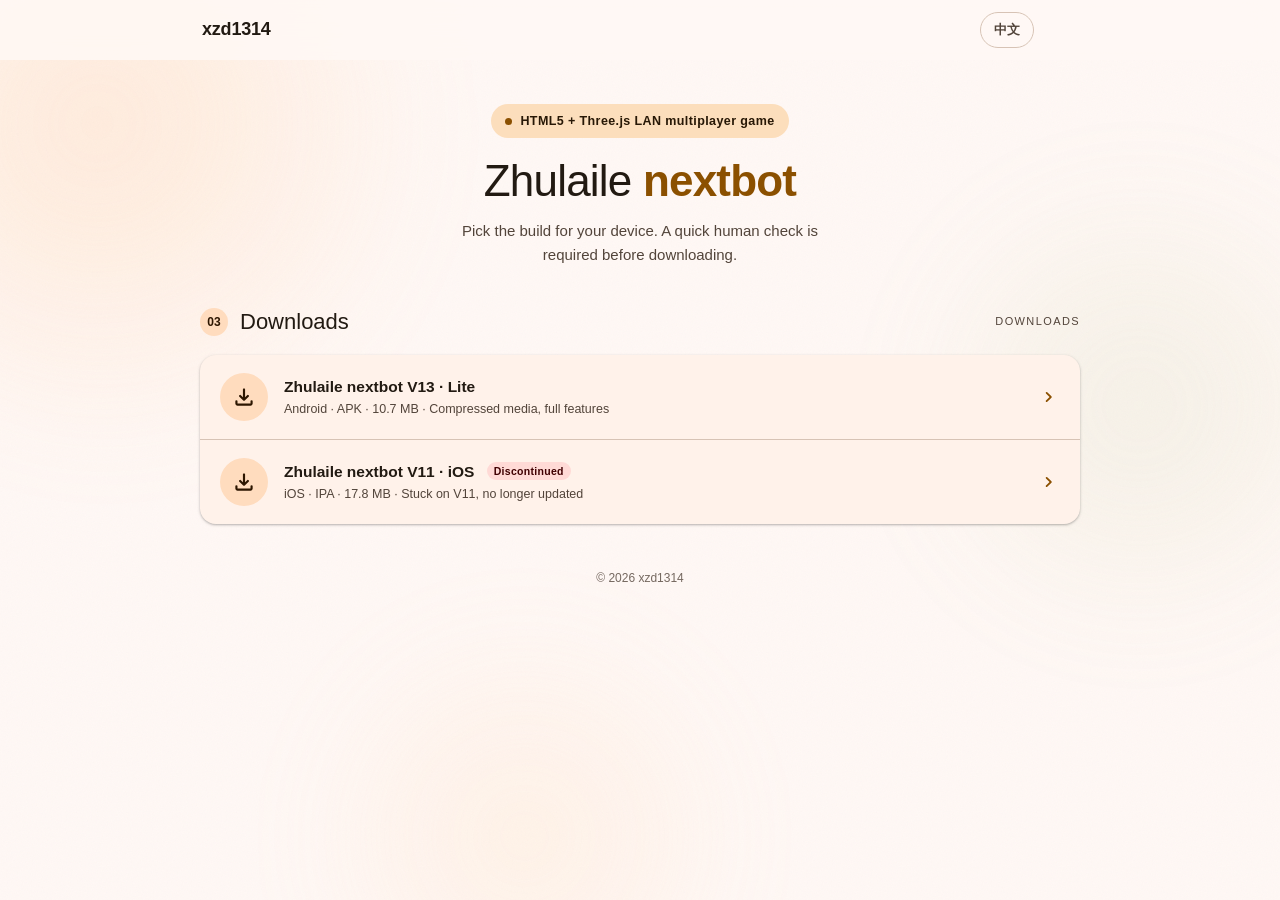
<file: zhulai/index.html>
<!DOCTYPE html>
<html lang="zh-CN" data-theme="light" data-lang="zh">
<head>
<meta charset="UTF-8">
<meta name="viewport" content="width=device-width, initial-scale=1, viewport-fit=cover">
<meta name="theme-color" content="#FFF8F5">
<meta http-equiv="Cache-Control" content="no-cache, no-store, must-revalidate">
<title>猪来了 nextbot · 下载</title>
<meta name="description" content="猪来了 nextbot 安卓 / iOS 客户端下载页，下载前需完成人机验证。">
<link rel="canonical" href="https://xzd1314.top/zhulai">
<link rel="icon" href="/favicon.ico" sizes="32x32">
<link rel="icon" href="/favicon.svg" type="image/svg+xml">
<link rel="apple-touch-icon" href="/apple-touch-icon.png">
<style>
/* ============ M3 tokens ============ */
:root{
  --primary:#8B5000;            --on-primary:#FFFFFF;
  --primary-container:#FFDCBE;  --on-primary-container:#2D1600;
  --secondary:#6F5B40;          --on-secondary:#FFFFFF;
  --secondary-container:#FCDEBC;--on-secondary-container:#281806;
  --tertiary:#58633C;           --on-tertiary:#FFFFFF;
  --tertiary-container:#DCE8B4; --on-tertiary-container:#161E01;
  --error:#BA1A1A;              --error-container:#FFDAD6; --on-error-container:#410002;
  --surface:#FFF8F5;            --on-surface:#221A12;
  --surface-variant:#F3DFD1;    --on-surface-variant:#52443A;
  --surface-container-lowest:#FFFFFF;
  --surface-container-low:#FFF2EA;
  --surface-container:#F9E9DE;
  --surface-container-high:#F3E3D8;
  --surface-container-highest:#EDDDD2;
  --outline:#857469;            --outline-variant:#D7C3B5;
  --inverse-surface:#382E27;     --inverse-on-surface:#FCEDE2;
  --shadow:0,0,0;
  --appbar-bg:rgba(255,248,245,.86);
  --state-hover:rgba(34,26,18,.06);
  --state-press:rgba(34,26,18,.12);
  --glass:rgba(255,255,255,.34);
  --glass-border:rgba(255,255,255,.85);
  --glass-shadow:0 10px 40px rgba(80,50,20,.26);
  --font:"Roboto","Noto Sans SC",-apple-system,BlinkMacSystemFont,"Segoe UI","PingFang SC","Microsoft YaHei",sans-serif;
  --r-xs:8px; --r-sm:12px; --r-md:16px; --r-lg:28px; --r-full:999px;
  --ease:cubic-bezier(.2,0,0,1);
}
[data-theme="dark"]{
  --primary:#FFB86B;            --on-primary:#4A2800;
  --primary-container:#6A3C00;  --on-primary-container:#FFDCBE;
  --secondary:#DFC3A4;          --on-secondary:#3E2D16;
  --secondary-container:#57442B;--on-secondary-container:#FCDEBC;
  --tertiary:#C0CC9A;           --on-tertiary:#2A340F;
  --tertiary-container:#414B27; --on-tertiary-container:#DCE8B4;
  --error:#FFB4AB;              --error-container:#93000A; --on-error-container:#FFDAD6;
  --surface:#191210;            --on-surface:#EFE0D6;
  --surface-variant:#52443A;    --on-surface-variant:#D7C3B5;
  --surface-container-lowest:#120D0B;
  --surface-container-low:#221A16;
  --surface-container:#261E1A;
  --surface-container-high:#312823;
  --surface-container-highest:#3C332D;
  --outline:#A08D80;            --outline-variant:#52443A;
  --inverse-surface:#EFE0D6;    --inverse-on-surface:#382E27;
  --shadow:0,0,0;
  --appbar-bg:rgba(25,18,16,.86);
  --state-hover:rgba(239,224,214,.08);
  --state-press:rgba(239,224,214,.14);
  --glass:rgba(34,27,23,.42);
  --glass-border:rgba(255,255,255,.22);
  --glass-shadow:0 10px 40px rgba(0,0,0,.6);
}
*{box-sizing:border-box;margin:0;padding:0}
html{scroll-behavior:smooth;-webkit-text-size-adjust:100%}
body{
  font-family:var(--font);background:var(--surface);color:var(--on-surface);
  line-height:1.5;-webkit-font-smoothing:antialiased;font-size:16px;min-height:100vh;
  transition:background .3s var(--ease),color .3s var(--ease);
}
img{display:block;max-width:100%}
a{color:inherit;text-decoration:none}
button{font-family:inherit}
.wrap{width:min(880px,100% - 48px);margin-inline:auto}
@media(max-width:600px){.wrap{width:calc(100% - 32px)}}
.i{width:24px;height:24px;fill:currentColor;flex:none;display:block}
.i-20{width:20px;height:20px}

/* ===== 语言切换 ===== */
[data-lang="zh"] .en{display:none!important}
[data-lang="en"] .zh{display:none!important}

/* ===== 背景 ===== */
.bg{position:fixed;inset:0;z-index:-1;overflow:hidden;pointer-events:none}
.bg i{position:absolute;display:block;border-radius:50%;filter:blur(60px);opacity:.45;animation:float 18s ease-in-out infinite}
.bg .b1{width:44vw;height:44vw;min-width:300px;min-height:300px;left:-10vw;top:-8vw;
  background:radial-gradient(circle at 40% 40%,rgba(255,196,140,.6),transparent 70%)}
.bg .b2{width:38vw;height:38vw;min-width:260px;min-height:260px;right:-8vw;top:18vh;
  background:radial-gradient(circle at 50% 50%,rgba(190,205,150,.4),transparent 70%);animation-delay:-6s}
.bg .b3{width:34vw;height:34vw;min-width:240px;min-height:240px;left:24vw;bottom:-12vw;
  background:radial-gradient(circle at 50% 50%,rgba(255,214,170,.5),transparent 70%);animation-delay:-12s}
@keyframes float{0%,100%{transform:translate3d(0,0,0)}50%{transform:translate3d(0,-24px,0)}}
.bg-noise{position:fixed;inset:0;z-index:-1;pointer-events:none;opacity:.035;mix-blend-mode:multiply;
  background-image:url("data:image/svg+xml,%3Csvg xmlns='http://www.w3.org/2000/svg' width='160' height='160'%3E%3Cfilter id='n'%3E%3CfeTurbulence type='fractalNoise' baseFrequency='.8' numOctaves='3'/%3E%3C/filter%3E%3Crect width='160' height='160' filter='url(%23n)'/%3E%3C/svg%3E")}
[data-theme="dark"] .bg-noise{mix-blend-mode:screen;opacity:.05}
@media (prefers-reduced-motion: reduce){.bg i{animation:none}}

/* ===== Top app bar ===== */
.appbar{position:sticky;top:0;z-index:100;height:60px;background:var(--appbar-bg);
  backdrop-filter:blur(16px) saturate(1.2);-webkit-backdrop-filter:blur(16px) saturate(1.2);
  border-bottom:1px solid transparent;transition:border-color .2s,background .2s}
.appbar.scrolled{border-bottom-color:var(--outline-variant);background:var(--surface-container)}
.appbar .wrap{height:100%;display:flex;align-items:center;gap:6px}
.appbar .title{font-size:18px;font-weight:600;margin-left:2px;letter-spacing:-.2px}
.appbar .spacer{flex:1}
.icon-btn{width:40px;height:40px;border-radius:var(--r-full);border:0;background:transparent;
  color:var(--on-surface-variant);display:grid;place-items:center;cursor:pointer;
  transition:background .3s var(--ease),color .3s var(--ease),transform .3s var(--ease)}
.icon-btn:hover{background:var(--state-hover);color:var(--on-surface)}
.icon-btn:active{background:var(--state-press);transform:scale(.92)}
.lang-btn{width:auto;padding:0 13px;height:36px;border-radius:var(--r-full);font-size:13px;font-weight:600;
  border:1px solid var(--outline-variant);color:var(--on-surface-variant);background:transparent;cursor:pointer}
.lang-btn:hover{background:var(--state-hover);color:var(--on-surface)}
.lang-btn:active{background:var(--state-press)}

/* ===== Hero ===== */
.hero{padding:44px 0 12px;text-align:center}
.hero .badge-top{display:inline-flex;align-items:center;gap:8px;height:34px;padding:0 14px;
  border-radius:var(--r-full);background:var(--secondary-container);color:var(--on-secondary-container);
  font-size:12.5px;font-weight:600;letter-spacing:.4px;margin-bottom:18px}
.hero .badge-top .dot{width:7px;height:7px;border-radius:50%;background:var(--primary)}
.hero h1{font-size:clamp(30px,6vw,44px);line-height:1.15;font-weight:500;letter-spacing:-.8px;margin-bottom:12px}
.hero h1 b{font-weight:700;color:var(--primary)}
.hero .lede{font-size:15px;line-height:24px;color:var(--on-surface-variant);max-width:44ch;margin:0 auto}

/* ===== Sections ===== */
section{padding:28px 0 8px}
.sec-head{display:flex;align-items:center;gap:12px;margin-bottom:18px}
.sec-head .num{width:28px;height:28px;border-radius:var(--r-full);background:var(--primary-container);
  color:var(--on-primary-container);display:grid;place-items:center;font-size:12px;font-weight:700;flex:none}
h2{font-size:22px;line-height:30px;font-weight:500}
.sec-head .en-label{margin-left:auto;font-size:11px;letter-spacing:1.4px;text-transform:uppercase;color:var(--on-surface-variant)}

/* ===== Download cards ===== */
.dl-card{background:var(--surface-container-low);border-radius:var(--r-md);overflow:hidden;
  box-shadow:0 1px 2px rgba(var(--shadow),.2),0 1px 3px 1px rgba(var(--shadow),.08)}
.dl-item{display:flex;align-items:center;gap:16px;padding:18px 20px;cursor:pointer;position:relative;overflow:hidden;
  transition:background .3s var(--ease),box-shadow .35s var(--ease),transform .35s var(--ease);
  -webkit-tap-highlight-color:transparent}
.dl-item:hover{box-shadow:inset 0 0 0 1px var(--outline-variant),0 6px 18px -8px rgba(80,50,20,.28)}
.dl-item:active{transform:scale(.995)}
.dl-item + .dl-item{border-top:1px solid var(--outline-variant)}
.dl-item:hover{background:var(--surface-container)}
.dl-ico{width:48px;height:48px;border-radius:var(--r-full);background:var(--primary-container);
  color:var(--on-primary-container);display:grid;place-items:center;flex:none}
.dl-ico .i{width:26px;height:26px}
.dl-txt{flex:1;min-width:0}
.dl-txt .n{font-size:15.5px;font-weight:600;line-height:22px}
.dl-txt .m{font-size:12.5px;color:var(--on-surface-variant);line-height:18px;margin-top:2px}
.dl-item > .chev{color:var(--primary);width:22px;height:22px;flex:none}
.badge{display:inline-flex;align-items:center;height:18px;padding:0 7px;margin-left:8px;border-radius:999px;
  background:var(--error-container);color:var(--on-error-container);font-size:10.5px;font-weight:600;letter-spacing:.3px;vertical-align:2px}
@media(max-width:520px){
  .dl-item{gap:12px;padding:16px 14px}
  .dl-ico{width:42px;height:42px}
  .dl-ico .i{width:23px;height:23px}
  .dl-txt .n{font-size:14px;line-height:20px}
  .dl-txt .m{font-size:11.5px;line-height:17px}
  .badge{font-size:9.5px;height:16px;margin-left:5px}
}

/* ===== Buttons ===== */
.btn{height:42px;padding:0 22px;border-radius:var(--r-full);border:0;cursor:pointer;
  font-size:14px;font-weight:600;letter-spacing:.1px;display:inline-flex;align-items:center;justify-content:center;gap:8px;
  transition:box-shadow .38s var(--ease),background .28s var(--ease),transform .28s var(--ease),color .28s var(--ease)}
.btn-filled{background:var(--primary);color:var(--on-primary)}
.btn-filled:hover{box-shadow:0 1px 2px rgba(var(--shadow),.3),0 2px 6px 2px rgba(var(--shadow),.15)}
.btn-outlined{background:transparent;color:var(--primary);border:1px solid var(--outline)}
.btn-outlined:hover{background:rgba(139,80,0,.08)}
[data-theme="dark"] .btn-outlined:hover{background:rgba(255,184,107,.1)}
.btn:active{transform:scale(.97)}

/* ===== Dialogs ===== */
.dlg-backdrop{position:fixed;inset:0;z-index:200;display:grid;place-items:center;padding:20px;
  background:rgba(20,12,8,.5);backdrop-filter:blur(6px);-webkit-backdrop-filter:blur(6px);animation:fadeIn .2s var(--ease)}
.dlg-backdrop[hidden]{display:none}
@keyframes fadeIn{from{opacity:0}to{opacity:1}}
.dlg{width:min(420px,100%);max-height:calc(100vh - 40px);overflow:auto;background:var(--surface-container-high);color:var(--on-surface);
  border-radius:var(--r-lg);padding:24px;box-shadow:0 12px 40px rgba(0,0,0,.35);animation:pop .26s var(--ease)}
@keyframes pop{from{transform:scale(.94) translateY(10px);opacity:0}to{transform:scale(1) translateY(0);opacity:1}}
.dlg h3{font-size:19px;font-weight:600;margin-bottom:8px}
.dlg p{font-size:13.5px;line-height:20px;color:var(--on-surface-variant);margin-bottom:6px}
.dlg-actions{display:flex;justify-content:flex-end;gap:10px;margin-top:18px;flex-wrap:wrap}
.ts-box{margin-top:14px;min-height:0}
#dlStatus{min-height:18px;margin:10px 0 0;font-size:13.5px;font-weight:600;color:var(--tertiary)}
@media(max-width:520px){.dlg{padding:20px}.dlg-actions .btn{flex:1}}

/* ===== Footer ===== */
.foot{text-align:center;color:var(--on-surface-variant);font-size:12px;line-height:20px;
  padding:36px 16px 40px;opacity:.8}
</style>
</head>
<body id="top">
<div class="bg" aria-hidden="true"><i class="b1"></i><i class="b2"></i><i class="b3"></i></div>
<div class="bg-noise" aria-hidden="true"></div>

<header class="appbar" id="appbar">
  <div class="wrap">
    <span class="title">xzd1314</span>
    <div class="spacer"></div>
    <button class="lang-btn" id="langBtn" aria-label="Switch language">
      <span class="zh">EN</span><span class="en">中文</span>
    </button>
    <button class="icon-btn" id="themeBtn" aria-label="切换主题">
      <svg class="i" id="themeIcon" viewBox="0 0 960 960"></svg>
    </button>
  </div>
</header>

<main class="wrap">
  <section class="hero">
    <span class="badge-top"><span class="dot"></span><span class="zh">HTML5 + Three.js 局域网联机游戏</span><span class="en">HTML5 + Three.js LAN multiplayer game</span></span>
    <h1><span class="zh">猪来了 </span><span class="en">Zhulaile </span><b>nextbot</b></h1>
    <p class="lede"><span class="zh">选择适合你设备的版本下载。为了保护资源，下载前需要完成一次人机验证。</span><span class="en">Pick the build for your device. A quick human check is required before downloading.</span></p>
  </section>

  <section id="downloads">
    <div class="sec-head"><span class="num">03</span>
      <h2><span class="zh">下载</span><span class="en">Downloads</span></h2>
      <span class="en-label">Downloads</span></div>
    <div class="dl-card">
      <a class="dl-item" role="link" tabindex="0" data-href="https://cdn.xzd1314.top/downloads/zhulaile-nextbot-v13.apk">
        <div class="dl-ico"><svg class="i" viewBox="0 -960 960 960"><path d="M480-337q-8 0-15-2.5t-13-8.5L308-492q-12-12-11.5-28t11.5-28q12-12 28.5-12.5T365-549l75 75v-286q0-17 11.5-28.5T480-800q17 0 28.5 11.5T520-760v286l75-75q12-12 28.5-11.5T652-548q11 12 11.5 28T652-492L508-348q-6 6-13 8.5t-15 2.5ZM240-160q-33 0-56.5-23.5T160-240v-80q0-17 11.5-28.5T200-360q17 0 28.5 11.5T240-320v80h480v-80q0-17 11.5-28.5T760-360q17 0 28.5 11.5T800-320v80q0 33-23.5 56.5T720-160H240Z"/></svg></div>
        <div class="dl-txt"><div class="n"><span class="zh">猪来了 nextbot V13 · 轻量版</span><span class="en">Zhulaile nextbot V13 · Lite</span></div>
          <div class="m"><span class="zh">Android · APK · 10.7 MB · 素材压缩（图片/音频降质），功能完整</span><span class="en">Android · APK · 10.7 MB · Compressed media, full features</span></div></div>
        <svg class="i chev" viewBox="0 -960 960 960"><path d="M504-480 348-636q-11-11-11-28t11-28q11-11 28-11t28 11l184 184q6 6 8.5 13t2.5 15q0 8-2.5 15t-8.5 13L404-268q-11 11-28 11t-28-11q-11-11-11-28t11-28l156-156Z"/></svg>
      </a>
      <a class="dl-item" role="link" tabindex="0" data-href="https://cdn.xzd1314.top/downloads/zhulaile-nextbot-v11.ipa" data-ios="1">
        <div class="dl-ico"><svg class="i" viewBox="0 -960 960 960"><path d="M480-337q-8 0-15-2.5t-13-8.5L308-492q-12-12-11.5-28t11.5-28q12-12 28.5-12.5T365-549l75 75v-286q0-17 11.5-28.5T480-800q17 0 28.5 11.5T520-760v286l75-75q12-12 28.5-11.5T652-548q11 12 11.5 28T652-492L508-348q-6 6-13 8.5t-15 2.5ZM240-160q-33 0-56.5-23.5T160-240v-80q0-17 11.5-28.5T200-360q17 0 28.5 11.5T240-320v80h480v-80q0-17 11.5-28.5T760-360q17 0 28.5 11.5T800-320v80q0 33-23.5 56.5T720-160H240Z"/></svg></div>
        <div class="dl-txt"><div class="n"><span class="zh">猪来了 nextbot V11 · iOS</span><span class="en">Zhulaile nextbot V11 · iOS</span>
            <span class="badge"><span class="zh">已停止更新</span><span class="en">Discontinued</span></span></div>
          <div class="m">iOS · IPA · 17.8 MB · <span class="zh">停留在 V11，不再更新</span><span class="en">Stuck on V11, no longer updated</span></div></div>
        <svg class="i chev" viewBox="0 -960 960 960"><path d="M504-480 348-636q-11-11-11-28t11-28q11-11 28-11t28 11l184 184q6 6 8.5 13t2.5 15q0 8-2.5 15t-8.5 13L404-268q-11 11-28 11t-28-11q-11-11-11-28t11-28l156-156Z"/></svg>
      </a>
    </div>
  </section>
</main>

<div class="foot">
  <span class="zh">© 2026 xzd1314</span><span class="en">© 2026 xzd1314</span>
</div>

<!-- iOS 停止更新提示 -->
<div class="dlg-backdrop" id="iosBackdrop" hidden>
  <div class="dlg" role="dialog" aria-modal="true" aria-labelledby="iosTitle">
    <h3 id="iosTitle"><span class="zh">iOS 版已停止更新</span><span class="en">iOS version discontinued</span></h3>
    <p><span class="zh">iPhone / iPad 版本永久停留在 V11，不会再更新，功能可能落后于安卓版。确定继续下载吗？</span>
       <span class="en">The iOS build is permanently stuck on V11 and will not be updated. Continue anyway?</span></p>
    <div class="dlg-actions">
      <button class="btn btn-outlined" id="iosCancel" type="button"><span class="zh">取消</span><span class="en">Cancel</span></button>
      <button class="btn btn-filled" id="iosOk" type="button"><span class="zh">继续下载</span><span class="en">Continue</span></button>
    </div>
  </div>
</div>

<!-- 下载前人机验证 -->
<div class="dlg-backdrop" id="dlgBackdrop" hidden>
  <div class="dlg" role="dialog" aria-modal="true" aria-labelledby="dlgTitle">
    <h3 id="dlgTitle"><span class="zh">下载前先验证</span><span class="en">Verify before download</span></h3>
    <p><span class="zh">完成下面的人机验证后会自动开始下载。</span><span class="en">Complete the check below and the download starts automatically.</span></p>
    <div class="ts-box" id="dlTs"></div>
    <p id="dlStatus"></p>
    <div class="dlg-actions">
      <button class="btn btn-outlined" id="dlgCancel" type="button"><span class="zh">取消</span><span class="en">Cancel</span></button>
    </div>
  </div>
</div>

<script src="https://challenges.cloudflare.com/turnstile/v0/api.js?render=explicit" async defer></script>
<script>
(function(){
  var root=document.documentElement;
  var params=new URLSearchParams(location.search);

  /* ---------- 主题 ---------- */
  var SUN='M480-360q50 0 85-35t35-85q0-50-35-85t-85-35q-50 0-85 35t-35 85q0 50 35 85t85 35Zm0 80q-83 0-141.5-58.5T280-480q0-83 58.5-141.5T480-680q83 0 141.5 58.5T680-480q0 83-58.5 141.5T480-280ZM80-440q-17 0-28.5-11.5T40-480q0-17 11.5-28.5T80-520h80q17 0 28.5 11.5T200-480q0 17-11.5 28.5T160-440H80Zm720 0q-17 0-28.5-11.5T760-480q0-17 11.5-28.5T800-520h80q17 0 28.5 11.5T920-480q0 17-11.5 28.5T880-440h-80ZM480-760q-17 0-28.5-11.5T440-800v-80q0-17 11.5-28.5T480-920q17 0 28.5 11.5T520-880v80q0 17-11.5 28.5T480-760Zm0 720q-17 0-28.5-11.5T440-80v-80q0-17 11.5-28.5T480-200q17 0 28.5 11.5T520-160v80q0 17-11.5 28.5T480-40ZM226-678l-43-42q-12-11-11.5-28t11.5-29q12-12 29-12t28 12l42 43q11 12 11 28t-11 28q-11 12-27.5 11.5T226-678Zm494 495-42-43q-11-12-11-28.5t11-27.5q11-12 27.5-11.5T734-282l43 42q12 11 11.5 28T777-183q-12 12-29 12t-28-12Zm-42-495q-12-11-11.5-27.5T678-734l42-43q11-12 28-11.5t29 11.5q12 12 12 29t-12 28l-43 42q-12 11-28 11t-28-11ZM183-183q-12-12-12-29t12-28l43-42q12-11 28.5-11t27.5 11q12 11 11.5 27.5T282-226l-42 43q-11 12-28 11.5T183-183Zm297-297Z';
  var MOON='M480-120q-151 0-255.5-104.5T120-480q0-138 90-239.5T440-838q13-2 23 3.5t16 14.5q6 9 6.5 21t-7.5 23q-17 26-25.5 55t-8.5 61q0 90 63 153t153 63q31 0 61.5-9t54.5-25q11-7 22.5-6.5T819-479q10 5 15.5 15t3.5 24q-14 138-117.5 229T480-120Zm0-80q88 0 158-48.5T740-375q-20 5-40 8t-40 3q-123 0-209.5-86.5T364-660q0-20 3-40t8-40q-78 32-126.5 102T200-480q0 116 82 198t198 82Zm-10-270Z';
  var saved=localStorage.getItem('theme');
  var prefersDark=matchMedia('(prefers-color-scheme: dark)').matches;
  var qs=params.get('theme');
  var theme=(qs==='dark'||qs==='light')?qs:(saved||(prefersDark?'dark':'light'));
  root.setAttribute('data-theme',theme);
  var metaTheme=document.querySelector('meta[name="theme-color"]');
  function syncTheme(){
    document.getElementById('themeIcon').innerHTML='<path d="'+(theme==='dark'?SUN:MOON)+'"/>';
    if(metaTheme) metaTheme.setAttribute('content',theme==='dark'?'#191210':'#FFF8F5');
  }
  syncTheme();
  document.getElementById('themeBtn').addEventListener('click',function(){
    theme=theme==='dark'?'light':'dark';
    root.setAttribute('data-theme',theme);
    localStorage.setItem('theme',theme);
    syncTheme();
    try{ if(window.turnstile) turnstile.remove('#dlTs'); }catch(e){}
    dlRendered=false;
  });

  /* ---------- 语言 ---------- */
  function curLang(){ return root.getAttribute('data-lang')==='en'?'en':'zh-cn'; }
  function isEn(){ return root.getAttribute('data-lang')==='en'; }
  var storedLang=localStorage.getItem('lang');
  var sysZh=(navigator.language||'zh').toLowerCase().indexOf('zh')===0;
  var qlang=params.get('lang');
  var lang=(qlang==='en'||qlang==='zh')?qlang:(storedLang||(sysZh?'zh':'en'));
  if(lang!=='zh'&&lang!=='en') lang='zh';
  function applyLang(l){
    lang=l;
    root.setAttribute('data-lang',l);
    root.setAttribute('lang', l==='zh'?'zh-CN':'en');
    localStorage.setItem('lang',l);
    document.title = l==='zh' ? '猪来了 nextbot · 下载' : 'Zhulaile nextbot · Download';
  }
  applyLang(lang);
  document.getElementById('langBtn').addEventListener('click',function(){ applyLang(lang==='zh'?'en':'zh'); });

  /* ---------- AppBar 状态 ---------- */
  var bar=document.getElementById('appbar');
  addEventListener('scroll',function(){ bar.classList.toggle('scrolled',scrollY>8); },{passive:true});

  /* ---------- Turnstile 下载验证 ---------- */
  var SK='0x4AAAAAAEYslAufS7xZQ-Jn';
  var dlg=document.getElementById('dlgBackdrop');
  var dlRendered=false, pending=null;
  var dlgOpenedAt=0, dlTimer=null, dlDone=false;
  var DL_MIN_SHOW=1200;

  function onDlToken(tok){
    if(dlDone) return;
    fetch('/api/verify',{
      method:'POST', headers:{'Content-Type':'application/json'},
      body:JSON.stringify({token:tok})
    }).then(function(r){ return r.json(); }).then(function(j){
      if(j && j.ok && !dlDone){
        dlDone=true;
        try{ sessionStorage.setItem('dl_ok','1'); }catch(e){}
        var st=document.getElementById('dlStatus');
        if(st) st.textContent=isEn()?'Verified — starting download…':'验证成功，即将开始下载…';
        var wait=Math.max(0, DL_MIN_SHOW-(Date.now()-dlgOpenedAt));
        dlTimer=setTimeout(function(){
          dlg.hidden=true;
          if(st) st.textContent='';
          if(pending){ location.href=pending; pending=null; }
        }, wait);
      } else if(!dlDone) {
        alert(isEn()?'Verification failed, try again.':'验证失败，请重试。');
        try{ turnstile.reset('#dlTs'); }catch(e){}
      }
    }).catch(function(){
      alert(isEn()?'Verification failed, try again.':'验证失败，请重试。');
      try{ turnstile.reset('#dlTs'); }catch(e){}
    });
  }

  function openDlg(){
    dlg.hidden=false;
    dlgOpenedAt=Date.now(); dlDone=false;
    if(dlTimer){ clearTimeout(dlTimer); dlTimer=null; }
    var st=document.getElementById('dlStatus'); if(st) st.textContent='';
    if(!window.turnstile){ return setTimeout(openDlg,300); }
    if(!dlRendered){
      dlRendered=true;
      turnstile.render('#dlTs',{sitekey:SK, theme:curThemeFromDom(), language:curLang(), callback:onDlToken,
        'expired-callback':function(){ try{turnstile.reset('#dlTs');}catch(e){} },
        'error-callback':function(){ try{turnstile.reset('#dlTs');}catch(e){} }});
    } else {
      try{ turnstile.reset('#dlTs'); }catch(e){}
    }
  }
  function curThemeFromDom(){ return root.getAttribute('data-theme')==='dark'?'dark':'light'; }

  var iosDlg=document.getElementById('iosBackdrop');
  function startDownload(href){
    if(!href) return;
    var ok=false; try{ ok=sessionStorage.getItem('dl_ok')==='1'; }catch(e){}
    if(ok){ location.href=href; return; }
    pending=href; openDlg();
  }

  document.querySelectorAll('.dl-item').forEach(function(a){
    function activate(e){
      if(e) e.preventDefault();
      var href=a.getAttribute('data-href');
      var ack=false; try{ ack=sessionStorage.getItem('ios_ack')==='1'; }catch(e){}
      if(a.hasAttribute('data-ios') && !ack){ pending=href; if(iosDlg) iosDlg.hidden=false; return; }
      startDownload(href);
    }
    a.addEventListener('click',activate);
    a.addEventListener('keydown',function(e){
      if(e.key==='Enter'||e.key===' '){ e.preventDefault(); activate(); }
    });
  });

  if(iosDlg){
    document.getElementById('iosOk').addEventListener('click',function(){
      try{ sessionStorage.setItem('ios_ack','1'); }catch(e){}
      iosDlg.hidden=true; startDownload(pending);
    });
    document.getElementById('iosCancel').addEventListener('click',function(){ iosDlg.hidden=true; pending=null; });
    iosDlg.addEventListener('click',function(e){ if(e.target===iosDlg){ iosDlg.hidden=true; pending=null; } });
  }

  function closeDlg(){
    dlg.hidden=true; pending=null;
    if(dlTimer){ clearTimeout(dlTimer); dlTimer=null; }
    dlDone=false;
    var st=document.getElementById('dlStatus'); if(st) st.textContent='';
    try{ turnstile.reset('#dlTs'); }catch(e){}
  }
  document.getElementById('dlgCancel').addEventListener('click',closeDlg);
  dlg.addEventListener('click',function(e){ if(e.target===dlg) closeDlg(); });
  document.addEventListener('keydown',function(e){
    if(e.key==='Escape'){ if(!dlg.hidden) closeDlg(); if(iosDlg&&!iosDlg.hidden){iosDlg.hidden=true;pending=null;} }
  });

  /* ---------- 触控涟漪 ---------- */
  document.addEventListener('pointerdown',function(ev){
    var host=ev.target.closest('.btn,.icon-btn,.lang-btn,.dl-item');
    if(!host) return;
    var r=host.getBoundingClientRect();
    var d=Math.max(r.width,r.height);
    var s=document.createElement('span');
    s.className='ripple';
    s.style.cssText='position:absolute;border-radius:50%;transform:scale(0);pointer-events:none;background:currentColor;opacity:.18;animation:rip .6s var(--ease) forwards;width:'+d+'px;height:'+d+'px;left:'+(ev.clientX-r.left-d/2)+'px;top:'+(ev.clientY-r.top-d/2)+'px;';
    host.appendChild(s);
    setTimeout(function(){ s.remove(); },620);
  });
  var rp=document.createElement('style');
  rp.textContent='@keyframes rip{to{transform:scale(2.6);opacity:0}}';
  document.head.appendChild(rp);
})();
</script>
</body>
</html>
</file>
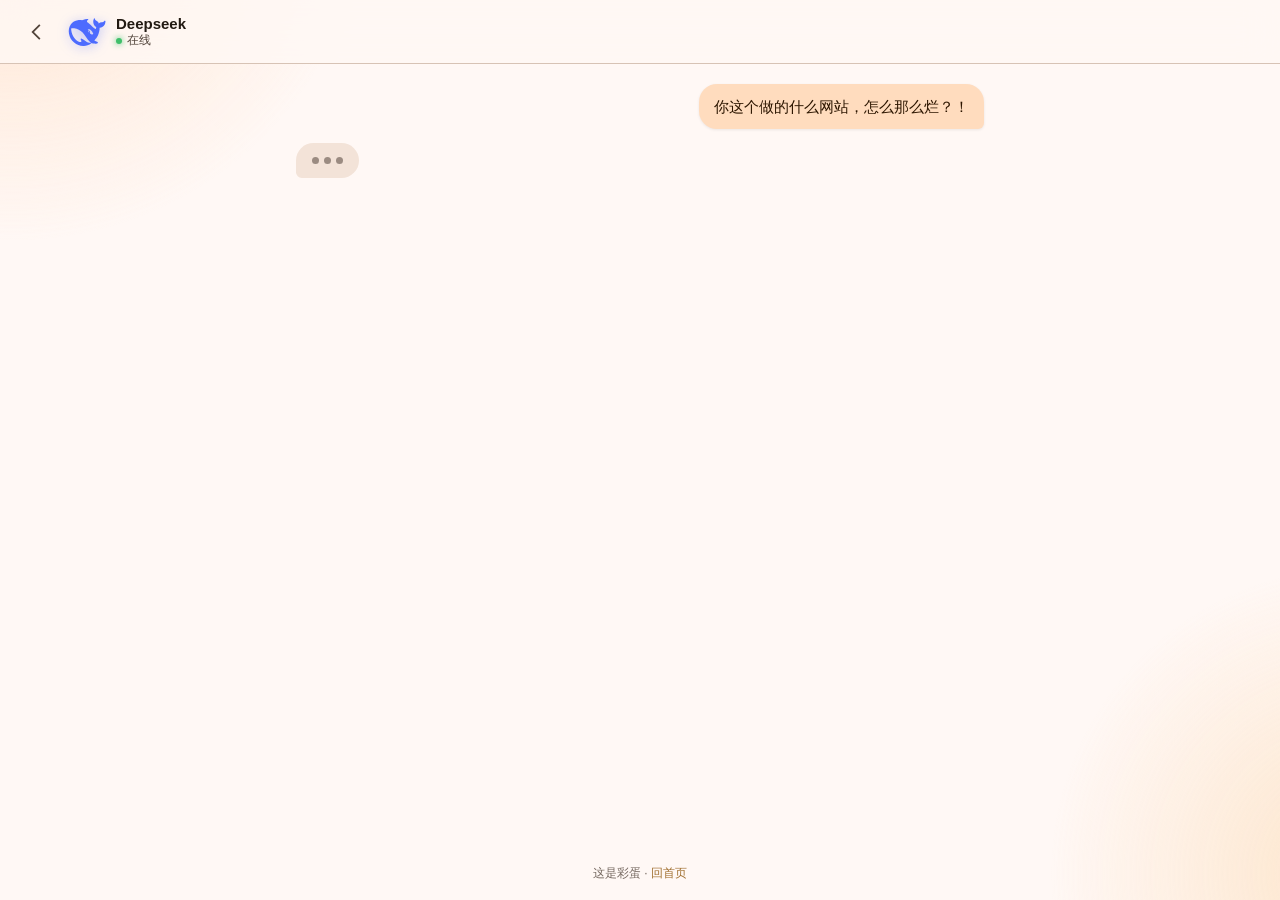
<file: egg.html>
<!DOCTYPE html>
<html lang="zh-CN" data-theme="light">
<head>
<meta charset="UTF-8">
<meta name="viewport" content="width=device-width, initial-scale=1, viewport-fit=cover">
<title>和 Deepseek 的对话</title>
<meta name="robots" content="noindex">
<link rel="icon" href="/favicon.svg" type="image/svg+xml">
<style>
:root{
  --primary:#8B5000; --on-primary:#fff;
  --primary-container:#FFDCBE; --on-primary-container:#2D1600;
  --secondary-container:#FCDEBC; --on-secondary-container:#281806;
  --surface:#FFF8F5; --on-surface:#221A12;
  --surface-container-low:#FFF2EA; --surface-container:#F9E9DE; --surface-container-high:#F3E3D8;
  --on-surface-variant:#52443A; --outline-variant:#D7C3B5;
  --font:"Roboto","Noto Sans SC",-apple-system,BlinkMacSystemFont,"Segoe UI","PingFang SC","Microsoft YaHei",sans-serif;
  --ease:cubic-bezier(.2,0,0,1);
}
[data-theme="dark"]{
  --primary:#FFB86B; --on-primary:#4A2800;
  --primary-container:#6A3C00; --on-primary-container:#FFDCBE;
  --secondary-container:#57442B; --on-secondary-container:#FCDEBC;
  --surface:#191210; --on-surface:#EFE0D6;
  --surface-container-low:#221A16; --surface-container:#261E1A; --surface-container-high:#312823;
  --on-surface-variant:#D7C3B5; --outline-variant:#52443A;
}
*{box-sizing:border-box;margin:0;padding:0}
html,body{height:100%}
body{
  font-family:var(--font);background:var(--surface);color:var(--on-surface);
  display:flex;flex-direction:column;overflow:hidden;
  -webkit-font-smoothing:antialiased;
}
body::before{
  content:"";position:fixed;inset:-20vmax;z-index:-1;pointer-events:none;
  background:
    radial-gradient(45vmax 45vmax at 15% 10%, var(--primary-container), transparent 62%),
    radial-gradient(40vmax 40vmax at 90% 80%, var(--secondary-container), transparent 60%);
  opacity:.75;
}
header{
  height:64px;flex:none;display:flex;align-items:center;gap:12px;padding:0 16px;
  background:rgba(255,248,245,.82);backdrop-filter:blur(18px);
  border-bottom:1px solid var(--outline-variant);
}
[data-theme="dark"] header{background:rgba(25,18,16,.82)}
.back{width:40px;height:40px;border-radius:50%;border:0;background:transparent;color:var(--on-surface-variant);
  display:grid;place-items:center;cursor:pointer;transition:background .25s var(--ease);text-decoration:none}
.back:hover{background:rgba(120,90,60,.12)}
.back svg{width:22px;height:22px;fill:currentColor}
.who{display:flex;align-items:center;gap:10px;flex:1}
.ava{width:38px;height:38px;border-radius:50%;background:transparent;flex:none;
  display:grid;place-items:center;
  -webkit-user-select:none;user-select:none;cursor:pointer;
  transition:transform .15s var(--ease)}
.ava img{width:100%;height:100%;object-fit:contain;filter:drop-shadow(0 2px 6px rgba(77,107,254,.35))}
.meta .n{font-size:15px;font-weight:600;line-height:18px}
.meta .s{font-size:11.5px;color:var(--on-surface-variant);display:flex;align-items:center;gap:5px}
.meta .s i{width:6px;height:6px;border-radius:50%;background:#3fbf6a;display:inline-block;box-shadow:0 0 6px #3fbf6a}

.chat{flex:1;overflow-y:auto;padding:20px 16px 28px;display:flex;flex-direction:column;gap:14px;
  max-width:720px;width:100%;margin:0 auto}
.row{display:flex;gap:10px;align-items:flex-end;opacity:0;transform:translateY(12px);
  transition:opacity .5s var(--ease),transform .5s var(--ease)}
.row.show{opacity:1;transform:none}
.row.me{flex-direction:row-reverse}
@keyframes in{to{opacity:1;transform:none}}
.bubble{
  max-width:min(78%,520px);padding:11px 15px;border-radius:18px;font-size:15px;line-height:23px;
  background:var(--surface-container-high);color:var(--on-surface);
  border-bottom-left-radius:6px;box-shadow:0 1px 3px rgba(0,0,0,.08);word-break:break-word;
}
.row.me .bubble{background:var(--primary-container);color:var(--on-primary-container);
  border-bottom-left-radius:18px;border-bottom-right-radius:6px}
.pic{padding:8px;background:var(--surface-container-high);border-radius:18px;border-bottom-left-radius:6px;
  box-shadow:0 6px 20px -8px rgba(0,0,0,.35);max-width:min(78%,340px)}
.pic img{display:block;width:100%;border-radius:12px}
.pic .cap{font-size:12.5px;color:var(--on-surface-variant);padding:8px 6px 2px;text-align:center}

.typing{display:flex;gap:5px;padding:14px 16px;background:var(--surface-container-high);border-radius:18px;
  border-bottom-left-radius:6px;width:fit-content}
.typing i{width:7px;height:7px;border-radius:50%;background:var(--on-surface-variant);opacity:.55;
  animation:blink 1.1s infinite}
.typing i:nth-child(2){animation-delay:.18s}
.typing i:nth-child(3){animation-delay:.36s}
@keyframes blink{0%,60%,100%{opacity:.3;transform:translateY(0)}30%{opacity:1;transform:translateY(-3px)}}

footer{flex:none;padding:10px 16px 18px;text-align:center;font-size:12px;color:var(--on-surface-variant);opacity:.8}
footer a{color:var(--primary);text-decoration:none}
@media (prefers-reduced-motion: reduce){
  .row{animation:none;opacity:1;transform:none}
  .typing i{animation:none}
}
</style>
</head>
<body>

<header>
  <a class="back" data-link="/" role="link" tabindex="0" aria-label="返回">
    <svg viewBox="0 0 24 24"><path d="M15.5 3.5 7 12l8.5 8.5 1.4-1.4L9.8 12l7.1-7.1z"/></svg>
  </a>
  <div class="who">
    <div class="ava"><img src="/assets/deepseek.svg" alt="Deepseek"></div>
    <div class="meta">
      <div class="n">Deepseek</div>
      <div class="s"><i></i>在线</div>
    </div>
  </div>
</header>

<div class="chat" id="chat">
  <div class="row me" id="meRow">
    <div class="bubble">你这个做的什么网站，怎么那么烂？！</div>
  </div>

  <div class="row" id="typingRow">
    <div class="typing"><i></i><i></i><i></i></div>
  </div>

  <div class="row" id="replyRow" style="display:none">
    <div class="pic">
      <img src="/assets/egg.jpg" alt="小d" loading="eager">
      <div class="cap">……压力一只蓝色大肥鱼？</div>
    </div>
  </div>

  <div class="row" id="afterRow" style="display:none">
    <div class="bubble">行吧，你说哪里烂，我改。</div>
  </div>
</div>

<footer>这是彩蛋 · <a data-link="/" role="link" tabindex="0">回首页</a></footer>

<script>
(function(){
  var root=document.documentElement;
  var t=localStorage.getItem('theme');
  var prefers=matchMedia('(prefers-color-scheme: dark)').matches;
  root.setAttribute('data-theme', t || (prefers?'dark':'light'));

  var chat=document.getElementById('chat');
  var meRow=document.getElementById('meRow');
  var typing=document.getElementById('typingRow');
  var reply=document.getElementById('replyRow');
  var after=document.getElementById('afterRow');

  setTimeout(function(){ meRow.classList.add('show'); }, 120);
  setTimeout(function(){ typing.classList.add('show'); }, 420);

  setTimeout(function(){
    typing.style.display='none';
    reply.style.display='flex';
    requestAnimationFrame(function(){ reply.classList.add('show'); });
    chat.scrollTop=chat.scrollHeight;
  }, 1900);

  setTimeout(function(){
    after.style.display='flex';
    requestAnimationFrame(function(){ after.classList.add('show'); });
    chat.scrollTop=chat.scrollHeight;
  }, 2900);


  document.querySelectorAll('[data-link]').forEach(function(a){
    var href=a.getAttribute('data-link');
    a.addEventListener('click',function(e){ e.preventDefault(); location.href=href; });
    a.addEventListener('keydown',function(e){ if(e.key==='Enter'||e.key===' '){ e.preventDefault(); location.href=href; } });
  });

  /* 再点三次头像 → 回去 */
  var ava=document.querySelector('.ava'), n=0, timer=null;
  ava.addEventListener('click',function(){
    n++;
    clearTimeout(timer);
    timer=setTimeout(function(){ n=0; }, 900);
    ava.style.transform='scale(.92)';
    setTimeout(function(){ ava.style.transform=''; }, 120);
    if(n>=3){ location.href='/'; }
  });
})();
</script>
</body>
</html>
</file>
